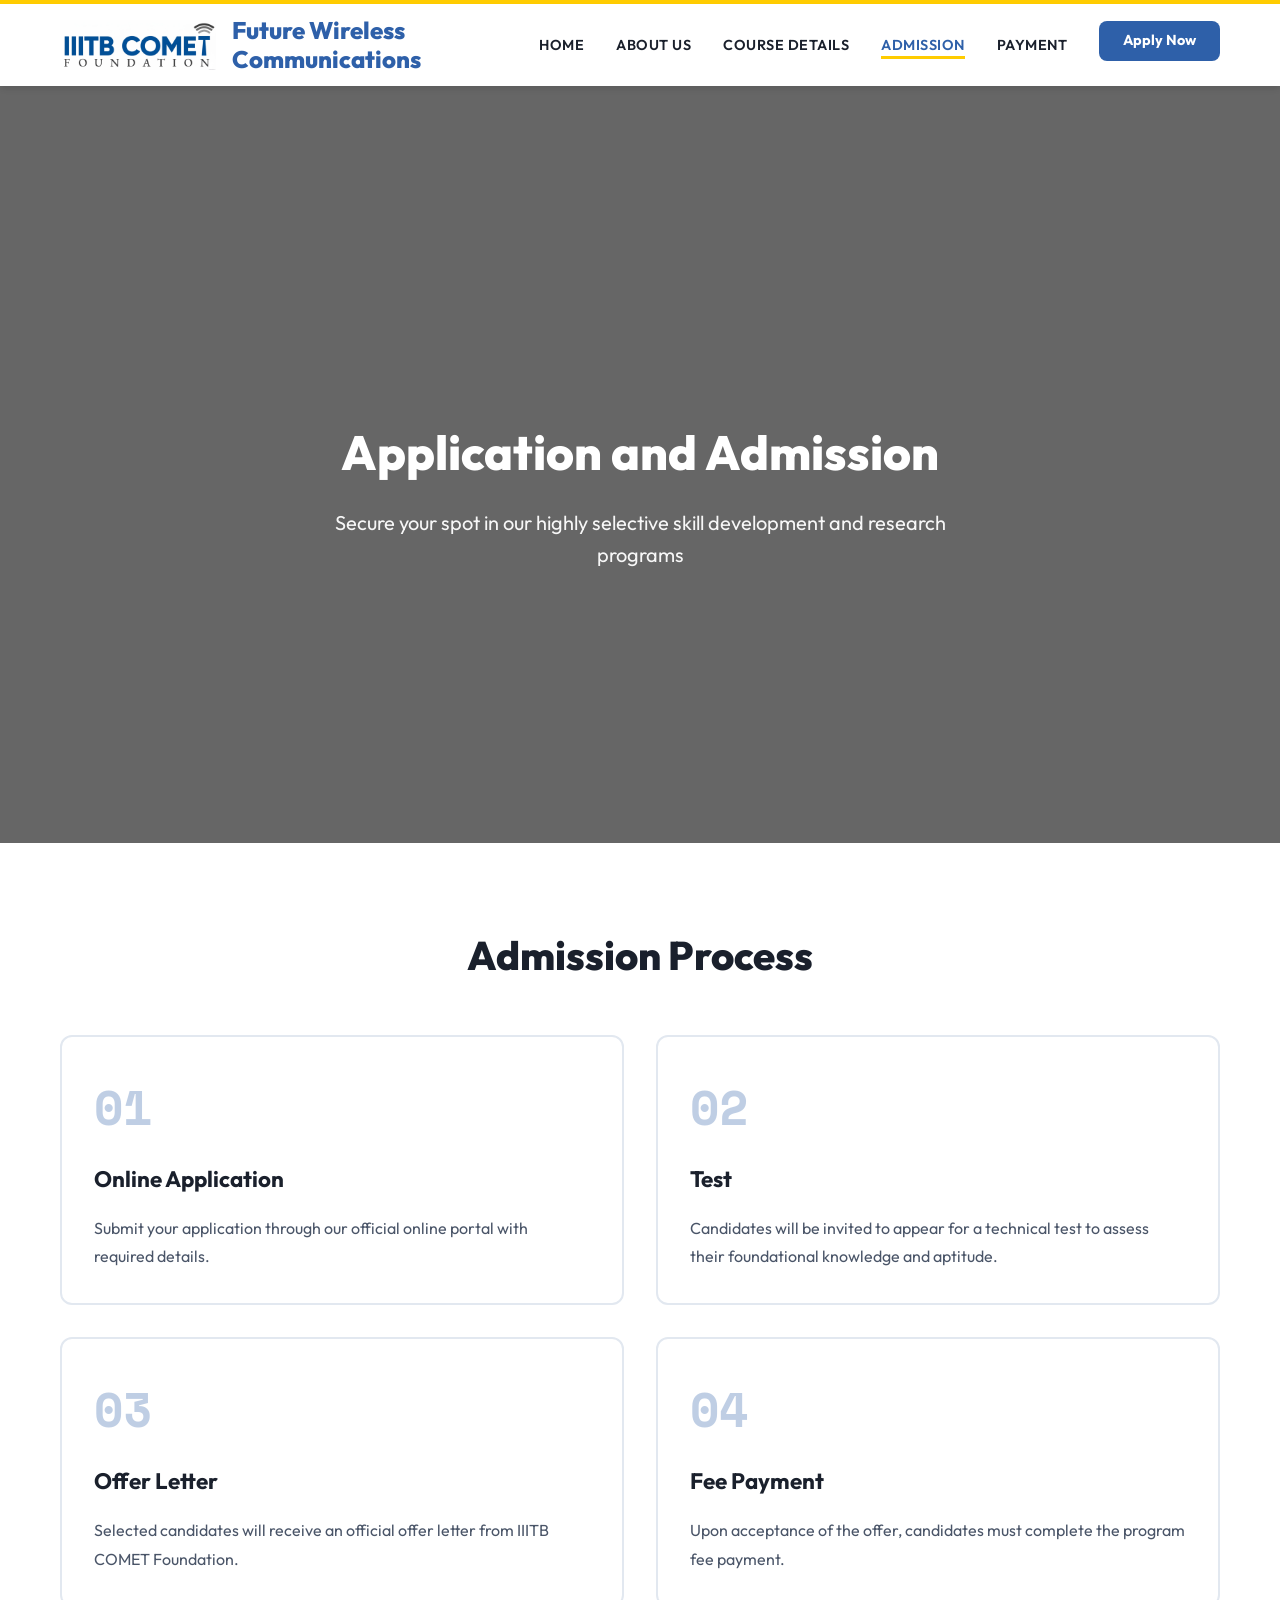
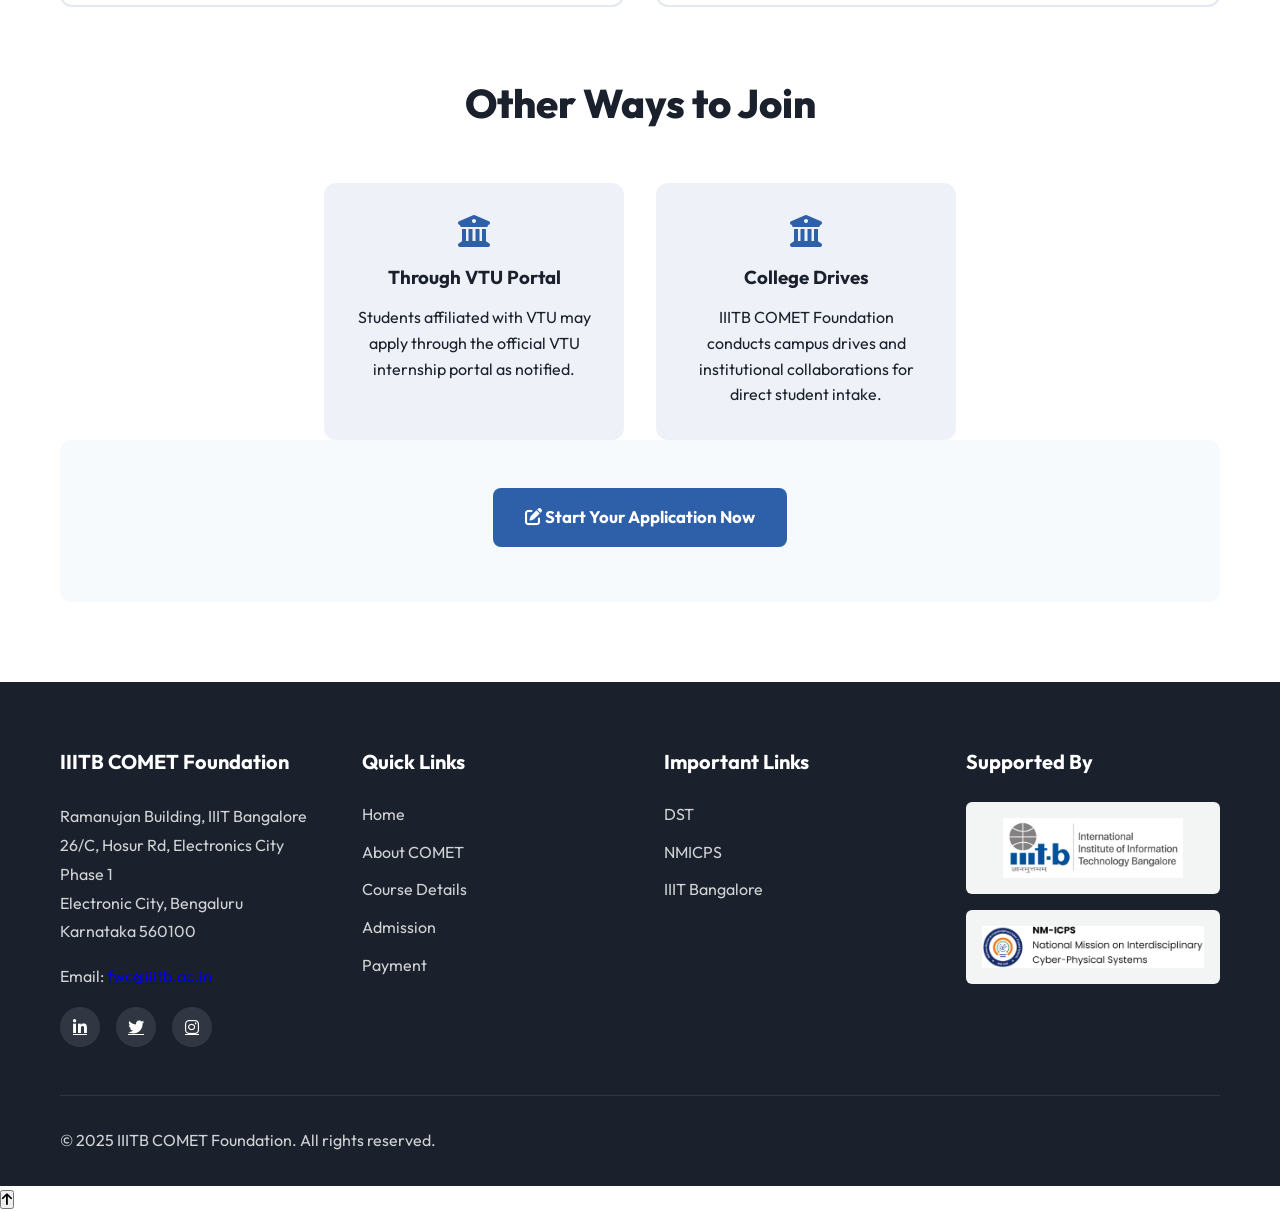
<file: admission.html>
<!DOCTYPE html>
<html lang="en">
<head>
    <meta charset="UTF-8">
    <meta name="viewport" content="width=device-width, initial-scale=1.0">
    <title>Admission - IIITB COMET Foundation</title>
    <link href="https://fonts.googleapis.com/css2?family=Outfit:wght@300;400;600;700;800&family=Space+Mono:wght@400;700&display=swap" rel="stylesheet">
    <link rel="stylesheet" href="styles.css">
    <link rel="stylesheet" href="https://cdnjs.cloudflare.com/ajax/libs/font-awesome/6.4.0/css/all.min.css">

    <!-- Performance Optimization -->
    <link rel="preconnect" href="https://fonts.googleapis.com">
    <link rel="preconnect" href="https://fonts.gstatic.com" crossorigin>
    <link rel="preload" as="style" href="styles.css">
    <link rel="dns-prefetch" href="https://cdnjs.cloudflare.com">

    <!-- Essential SEO Meta Tags -->
    <meta name="description"
        content="IIITB COMET Foundation offers India's premier 5G/6G wireless communications certification program. Join 80+ alumni with 95% placement rate. Hands-on training in embedded systems and 5G networks.">
    <meta name="keywords"
        content="5G training India, 6G wireless course, IIITB certification, telecommunications training, embedded systems course, wireless communications Bangalore, NM-ICPS program">
    <meta name="author" content="IIITB COMET Foundation">
    <meta name="robots" content="index, follow">

    <!-- Open Graph / Facebook -->
    <meta property="og:type" content="website">
    <meta property="og:url" content="https://yourwebsite.com/">
    <meta property="og:title" content="IIITB COMET Foundation - Future Wireless Communications">
    <meta property="og:description"
        content="Transform your career with India's premier 5G/6G certification. 95% placement rate, hands-on training, expert faculty from IIIT Bangalore.">
    <meta property="og:image" content="https://yourwebsite.com/static/images/comet.jpg">

    <!-- Twitter -->
    <meta name="twitter:card" content="summary_large_image">
    <meta name="twitter:url" content="https://yourwebsite.com/">
    <meta name="twitter:title" content="IIITB COMET Foundation - Future Wireless Communications">
    <meta name="twitter:description"
        content="Join India's #1 program for 5G/6G wireless communications training. 95% placement guaranteed.">
    <meta name="twitter:image" content="https://yourwebsite.com/static/images/comet.jpg">

    <!-- Canonical URL (Change for each page) -->
    <link rel="canonical" href="https://yourwebsite.com/admission.html">

    <!-- Structured Data for Google -->
 <script type="application/ld+json">
 {
  "@context": "https://schema.org",
  "@type": "EducationalOrganization",
  "name": "IIITB COMET Foundation",
  "description": "Technology Innovation Hub for Advanced Communication Systems under NM-ICPS",
  "url": "https://yourwebsite.com",
  "logo": "https://yourwebsite.com/static/images/comet.jpg",
  "foundingDate": "2020",
  "address": {
    "@type": "PostalAddress",
    "streetAddress": "Ramanujan Building, IIIT Bangalore, 26/C, Hosur Rd, Electronics City Phase 1",
    "addressLocality": "Bengaluru",
    "addressRegion": "Karnataka",
    "postalCode": "560100",
    "addressCountry": "IN"
  },
  "contactPoint": {
    "@type": "ContactPoint",
    "telephone": "+91-80-4140-7777",
    "email": "fwc@iiitb.ac.in",
    "contactType": "Admissions",
    "availableLanguage": ["English"]
  },
  "sameAs": [
    "https://www.linkedin.com/in/iiitb-comet-a33a83240/",
    "https://x.com/IiitbF",
    "https://www.instagram.com/comet_foundation/"
  ]
 }
 </script>

    <!-- Favicon (Add your actual favicon) -->
    <link rel="icon" type="image/x-icon" href="static/images/favicon.ico">
    <link rel="apple-touch-icon" href="static/images/comet.jpg">

    <!-- Theme Color for Mobile Browsers -->
    <meta name="theme-color" content="#2E60A9">
</head>
<body>
    <div class="top-bar"></div>
    <header class="header" id="header">
        <nav class="navbar">
            <div class="container nav-container">
                <a href="index.html" class="logo">
                    <img src="static/images/comet.jpg" alt="IIITB COMET Logo" class="logo-img">
                    <span>Future Wireless <br>Communications</span>
                </a>
                <ul class="nav-menu" id="navMenu">
                    <li><a href="index.html" class="nav-link">HOME</a></li>
                    <li><a href="about.html" class="nav-link">ABOUT US</a></li>
                    <li><a href="course-details.html" class="nav-link">COURSE DETAILS</a></li>
                    <li><a href="admission.html" class="nav-link active">ADMISSION</a></li>
                    <li><a href="payment.html" class="nav-link">PAYMENT</a></li>
                    <li><a href="https://forms.office.com/r/UVQH2VBDGG" target="_blank" class="btn btn-primary nav-btn">Apply Now</a></li>
                </ul>
                <div class="hamburger" id="hamburger">
                    <span></span>
                    <span></span>
                    <span></span>
                </div>
            </div>
        </nav>
    </header>

    <section class="page-hero">
        <div class="container">
            <h1>Application and Admission</h1>
            <p>Secure your spot in our highly selective skill development and research programs</p>
        </div>
    </section>

    <section class="content-section">
     <div class="container">
        <div class="admission-content">
            <h2>Admission Process</h2>
            
            <div class="steps-container">
                <div class="step-card">
                    <div class="step-number">01</div>
                    <h3>Online Application</h3>
                    <p>Submit your application through our official online portal with required details.</p>
                </div>
                
                <div class="step-card">
                    <div class="step-number">02</div>
                    <h3>Test</h3>
                    <p>Candidates will be invited to appear for a technical test to assess their foundational knowledge and aptitude.</p>
                </div>
                
                <div class="step-card">
                    <div class="step-number">03</div>
                    <h3>Offer Letter</h3>
                    <p>Selected candidates will receive an official offer letter from IIITB COMET Foundation.</p>
                </div>
                
                <div class="step-card">
                    <div class="step-number">04</div>
                    <h3>Fee Payment</h3>
                    <p>Upon acceptance of the offer, candidates must complete the program fee payment.</p>
                </div>
            </div>

            <!-- Alternative Admission Routes -->
            <div class="alternative-admission">
                <h2>Other Ways to Join</h2>
                
                <div class="alternative-grid">
                    <div class="alt-card">
                        <i class="fas fa-university"></i>
                        <h3>Through VTU Portal</h3>
                        <p>Students affiliated with VTU may apply through the official VTU internship portal as notified.</p>
                    </div>

                    <div class="alt-card">
                        <i class="fas fa-building-columns"></i>
                        <h3>College Drives</h3>
                        <p>IIITB COMET Foundation conducts campus drives and institutional collaborations for direct student intake.</p>
                    </div>
                </div>
            </div>

            <div class="cta-box">
                <a href="https://forms.office.com/r/UVQH2VBDGG" target="_blank" class="btn btn-primary btn-large">
                    <i class="fas fa-edit"></i> Start Your Application Now
                </a>
            </div>

        </div>
     </div>
    </section>

    <footer class="footer">
        <div class="container">
            <div class="footer-content">
                <div class="footer-section">
                    <h3>IIITB COMET Foundation</h3>
                    <p>Ramanujan Building, IIIT Bangalore<br>
                    26/C, Hosur Rd, Electronics City Phase 1<br>
                    Electronic City, Bengaluru<br>
                    Karnataka 560100</p>
                    <p style="margin-top: 1rem;">
                      Email: 
                      <a href="mailto:fwc@iiitb.ac.in">fwc@iiitb.ac.in</a>
                    </p>
                    <div class="footer-social">
                        <a href="https://www.linkedin.com/in/iiitb-comet-a33a83240/"><i class="fab fa-linkedin-in"></i></a>
                        <a href="https://x.com/IiitbF"><i class="fab fa-twitter"></i></a>
                        <a href="https://www.instagram.com/comet_foundation/"><i class="fab fa-instagram"></i></a>
                    </div>
                </div>
                <div class="footer-section">
                    <h3>Quick Links</h3>
                    <ul>
                        <li><a href="index.html">Home</a></li>
                        <li><a href="about.html">About COMET</a></li>
                        <li><a href="course-details.html">Course Details</a></li>
                        <li><a href="admission.html">Admission</a></li>
                        <li><a href="payment.html">Payment</a></li>
                    </ul>
                </div>
                <div class="footer-section">
                    <h3>Important Links</h3>
                    <ul>
                        <li><a href="https://dst.gov.in" target="_blank">DST</a></li>
                        <li><a href="https://nmicps.in" target="_blank">NMICPS</a></li>
                        <li><a href="https://www.iiitb.ac.in" target="_blank">IIIT Bangalore</a></li>
                    </ul>
                </div>
                <div class="footer-section">
                    <h3>Supported By</h3>
                    <div class="partner-logos">
                        <div class="partner-logo-img">
                            <img src="static/images/iiitb.jpg" alt="IIIT Bangalore Logo">
                        </div>
                        <div class="partner-logo-img">
                            <img src="static/images/nmicps.jpg" alt="NM-ICPS Logo">
                        </div>
                    </div>
                </div>
            </div>
            <div class="footer-bottom">
                <p>&copy; 2025 IIITB COMET Foundation. All rights reserved.</p>
            </div>
        </div>
    </footer>

    <button class="scroll

    <button class="scroll-top" id="scrollTop">
        <i class="fas fa-arrow-up"></i>
    </button>

    <script src="script.js"></script>
</body>
</html>
</file>
<file: styles.css>
/* IIITB COMET Foundation - Modern Website Styles */

/* ==================== RESET & BASE ==================== */
* {
    margin: 0;
    padding: 0;
    box-sizing: border-box;
}

:root {
    --comet-blue: #2E60A9;
    --comet-yellow: #FFCC00;
    --primary-dark: #1E4178;
    --primary-light: #4A7BC8;
    --text-dark: #1A202C;
    --text-light: #4A5568;
    --bg-light: #F7FAFC;
    --bg-white: #FFFFFF;
    --border-color: #E2E8F0;
    --shadow-sm: 0 1px 3px 0 rgba(0, 0, 0, 0.1);
    --shadow-md: 0 4px 6px -1px rgba(0, 0, 0, 0.1);
    --shadow-lg: 0 10px 15px -3px rgba(0, 0, 0, 0.1);
    --shadow-xl: 0 20px 25px -5px rgba(0, 0, 0, 0.1);
    --transition: all 0.3s ease;
}

html {
    scroll-behavior: smooth;
}

body {
    font-family: 'Outfit', -apple-system, BlinkMacSystemFont, 'Segoe UI', sans-serif;
    color: var(--text-dark);
    line-height: 1.6;
    overflow-x: hidden;
}

/* ==================== IMAGE STYLES ==================== */
.logo-img {
    height: 60px;
    width: auto;
    object-fit: contain;
}

.content-image {
    width: 100%;
    height: 100%;
    object-fit: cover;
    border-radius: 12px;
}

img {
    max-width: 100%;
    height: auto;
    display: block;
}

.container {
    max-width: 1200px;
    margin: 0 auto;
    padding: 0 20px;
}

/* ==================== TOP BAR ==================== */
.top-bar {
    height: 4px;
    background: var(--comet-yellow);
}

/* ==================== TABLET-SPECIFIC FIXES (iPad Air & Surface Pro) ==================== */

/* iPad Air is 820px wide, Surface Pro is 912px wide */
/* These sizes fall between mobile and desktop, causing overlap */

/* Enhanced Header CSS with Tablet Support */

.header {
    position: fixed;
    top: 4px;
    left: 0;
    width: 100%;
    background: var(--bg-white);
    box-shadow: var(--shadow-md);
    z-index: 1000;
    transition: var(--transition);
}

.navbar {
    padding: 0.75rem 0;
}

.nav-container {
    display: flex;
    justify-content: space-between;
    align-items: center;
}

.logo {
    display: flex;
    align-items: center;
    gap: 1rem;
    font-size: 1.5rem;
    font-weight: 800;
    color: var(--comet-blue);
    text-decoration: none;
    transition: var(--transition);
    margin-left: 0;
}

.logo img {
    display: block;
}

.logo-img {
    height: 50px;
    width: auto;
}

.logo span {
    line-height: 1.2;
    white-space: nowrap;
}

.logo i {
    font-size: 2rem;
}

.logo:hover {
    color: var(--primary-light);
}

.nav-menu {
    display: flex;
    list-style: none;
    gap: 2rem;
    align-items: center;
}

.nav-link {
    color: var(--text-dark);
    text-decoration: none;
    font-weight: 600;
    font-size: 0.9rem;
    letter-spacing: 0.5px;
    transition: var(--transition);
    position: relative;
}

.nav-link::after {
    content: '';
    position: absolute;
    bottom: -5px;
    left: 0;
    width: 0;
    height: 2px;
    background: var(--comet-blue);
    transition: var(--transition);
}

.nav-link:hover::after,
.nav-link.active::after {
    width: 100%;
}

.nav-link:hover,
.nav-link.active {
    color: var(--comet-blue);
}

.hamburger {
    display: none;
    flex-direction: column;
    cursor: pointer;
    gap: 5px;
    z-index: 1001;
}

.hamburger span {
    width: 25px;
    height: 3px;
    background: var(--comet-blue);
    transition: var(--transition);
}

/* ==================== RESPONSIVE BREAKPOINTS ==================== */

/* Large Desktop */
@media (max-width: 1200px) {
    .nav-menu {
        gap: 1.5rem;
    }
    
    .nav-link {
        font-size: 0.85rem;
    }
}

/* iPad Pro / Large Tablets (1024px) */
@media (max-width: 1024px) {
    .logo {
        gap: 0.8rem;
        font-size: 1.2rem;
    }
    
    .logo-img {
        height: 40px;
    }
    
    .nav-menu {
        gap: 1.2rem;
    }
    
    .nav-link {
        font-size: 0.8rem;
    }
}

/* ==================== CRITICAL: Surface Pro & iPad Air Fix ==================== */

/* Surface Pro (912px) and iPad Air (820px) */
@media (max-width: 950px) {
    .logo {
        gap: 0.6rem;
        font-size: 1rem;
        max-width: 50%;
    }
    
    .logo-img {
        height: 36px;
    }
    
    .logo span {
        font-size: 1rem;
        line-height: 1.1;
    }
    
    .nav-menu {
        gap: 1rem;
    }
    
    .nav-link {
        font-size: 0.75rem;
    }
}

/* iPad Air specific (820px) */
@media (max-width: 850px) {
    .logo {
        font-size: 0.9rem;
        max-width: 45%;
    }
    
    .logo-img {
        height: 34px;
    }
    
    .logo span {
        font-size: 0.9rem;
    }
}

/* ==================== MOBILE DEVICES ==================== */

/* Standard Tablets / Large Phones (768px and below) */
@media (max-width: 768px) {
    .navbar {
        padding: 0.5rem 0;
    }
    
    .logo {
        gap: 0.6rem;
        font-size: 0.95rem;
        margin-left: 0;
        max-width: 70%;
    }
    
    .logo-img {
        height: 35px;
    }
    
    .logo span {
        font-size: 0.95rem;
        line-height: 1.1;
    }
    
    /* Show hamburger menu */
    .hamburger {
        display: flex;
    }
    
    /* Hide desktop menu, show mobile menu */
    .nav-menu {
        position: fixed;
        left: -100%;
        top: 78px;
        flex-direction: column;
        background-color: var(--bg-white);
        width: 100%;
        text-align: center;
        transition: 0.3s;
        box-shadow: 0 10px 27px rgba(0, 0, 0, 0.05);
        gap: 0;
        padding: 2rem 0;
    }
    
    .nav-menu.active {
        left: 0;
    }
    
    .nav-menu li {
        margin: 1rem 0;
    }
    
    .nav-link {
        font-size: 1rem;
    }
    
    /* Hamburger animation */
    .hamburger.active span:nth-child(1) {
        transform: rotate(-45deg) translate(-5px, 6px);
    }
    
    .hamburger.active span:nth-child(2) {
        opacity: 0;
    }
    
    .hamburger.active span:nth-child(3) {
        transform: rotate(45deg) translate(-5px, -6px);
    }
}

/* Small Tablets / Large Phones */
@media (max-width: 600px) {
    .logo {
        font-size: 0.85rem;
        max-width: 65%;
    }
    
    .logo-img {
        height: 32px;
    }
    
    .logo span {
        font-size: 0.85rem;
    }
}

/* Mobile Phones */
@media (max-width: 480px) {
    .navbar {
        padding: 0.4rem 0;
    }
    
    .logo {
        gap: 0.5rem;
        font-size: 0.75rem;
        max-width: 65%;
    }
    
    .logo-img {
        height: 30px;
    }
    
    .logo span {
        font-size: 0.75rem;
        line-height: 1.1;
    }
    
    .hamburger span {
        width: 22px;
        height: 2.5px;
    }
    
    .nav-menu {
        top: 68px;
    }
}

/* Very Small Phones (iPhone SE) */
@media (max-width: 375px) {
    .logo {
        font-size: 0.65rem;
        gap: 0.4rem;
    }
    
    .logo-img {
        height: 28px;
    }
    
    .logo span {
        font-size: 0.65rem;
    }
}

/* ==================== LANDSCAPE ORIENTATION FIX ==================== */

/* iPad Air in Landscape (1180px) */
@media (max-width: 1200px) and (orientation: landscape) {
    .logo {
        font-size: 1.1rem;
    }
    
    .logo-img {
        height: 38px;
    }
}

/* Tablets in Landscape */
@media (max-width: 950px) and (orientation: landscape) {
    .logo {
        font-size: 0.95rem;
        max-width: 45%;
    }
    
    .logo-img {
        height: 32px;
    }
}

/* ==================== BUTTONS ==================== */
.btn {
    display: inline-block;
    padding: 0.75rem 1.5rem;
    border-radius: 8px;
    text-decoration: none;
    font-weight: 700;
    transition: var(--transition);
    border: none;
    cursor: pointer;
    text-align: center;
    font-family: 'Outfit', sans-serif;
}

.btn-primary {
    background: var(--comet-blue);
    color: white;
}

.btn-primary:hover {
    background: var(--primary-dark);
    transform: translateY(-2px);
    box-shadow: var(--shadow-lg);
}

.btn-outline {
    background: transparent;
    border: 2px solid white;
    color: white;
}

.btn-outline:hover {
    background: white;
    color: var(--comet-blue);
}

.btn-large {
    padding: 1rem 2rem;
    font-size: 1.05rem;
}

.nav-btn {
    padding: 0.5rem 1.5rem;
    font-size: 0.9rem;
}

/* ==================== HERO SECTION ==================== */
.hero {
    position: relative;
    min-height: 100vh;
    display: flex;
    align-items: center;
    overflow: hidden;
    margin-top: 74px;
    padding: 4rem 0;
}

/* HERO VIDEO BACKGROUND */

.hero-video {
    position: absolute;
    top: 0;
    left: 0;
    width: 100%;
    height: 100%;
    z-index: 0;
    overflow: hidden;
}

.hero-video video {
    width: 100%;
    height: 100%;
    object-fit: cover;
    transform: scale(1.05);
    animation: slowZoom 20s ease-in-out infinite alternate;
}

@keyframes slowZoom {
    from { transform: scale(1.05); }
    to { transform: scale(1.15); }
}


.hero-overlay {
    position: absolute;
    width: 100%;
    height: 100%;
    inset: 0;
    background: rgba(0, 0, 0, 0.3);
    z-index: 1;
}

.hero-gradient {
    position: absolute;
    width: 100%;
    height: 100%;
    inset: 0;
    background: linear-gradient(to right, rgba(0,0,0,0.8), rgba(0,0,0,0.3));
    z-index: 2;
}

.hero-content {
    position: relative;
    z-index: 3;
}

.hero-text {
    max-width: 900px;
    text-align: center;
    margin: 0 auto;
}

.hero-title {
    font-size: 3.5rem;
    font-weight: 800;
    color: white;
    margin-bottom: 1.5rem;
    line-height: 1.2;
}

.gradient-text {
    background: linear-gradient(135deg, var(--comet-yellow) 0%, #FFD700 100%);
    -webkit-background-clip: text;
    -webkit-text-fill-color: transparent;
    background-clip: text;
}

.hero-subtitle {
    font-size: 1.25rem;
    color: rgba(255, 255, 255, 0.95);
    margin-bottom: 2.5rem;
    line-height: 1.8;
    font-weight: 400;
}

.hero-buttons {
    display: flex;
    gap: 1rem;
    margin-bottom: 4rem;
    justify-content: center;
    flex-wrap: wrap;
}

.hero-stats {
    display: grid;
    grid-template-columns: repeat(4, 1fr);
    gap: 2rem;
    margin-top: 3rem;
}

.stat {
    text-align: center;
}

.stat-number {
    font-size: 3rem;
    font-weight: 800;
    color: white;
    margin-bottom: 0.5rem;
    font-family: 'Space Mono', monospace;
}

.stat-label {
    color: rgba(255, 255, 255, 0.9);
    font-size: 0.9rem;
    font-weight: 500;
}

/* ==================== PAGE HERO ==================== */
/* ==================== PAGE HERO (SLIDESHOW) ==================== */
.page-hero {
    position: relative;
    color: white;
    padding: 8rem 0 4rem;
    margin-top: 74px;
    text-align: center;
    overflow: hidden;
     min-height: 85vh;   
    display: flex;
    align-items: center;
}

/* Slideshow container */
.page-hero::before {
    content: "";
    position: absolute;
    inset: 0;
    background-size: cover;
    background-position: center;
    background-repeat: no-repeat;
    animation: pageHeroSlide 14s infinite;
    z-index: 0;
}

/* Dark overlay */
.page-hero::after {
    content: "";
    position: absolute;
    inset: 0;
    background: rgba(0, 0, 0, 0.6);
    z-index: 1;
}

/* Keep text above slideshow */
.page-hero .container {
    position: relative;
    z-index: 2;
}

@keyframes pageHeroSlide {
    0%   { background-image: url("static/images/aslide1.jpg");}
    13%  { background-image: url("static/images/aslide1.jpg");}

    14%  { background-image: url("static/images/aslide2.jpeg"); background-position: top;}
    27%  { background-image: url("static/images/aslide2.jpeg"); background-position: top;}

    28%  { background-image: url("static/images/aslide3.jpg"); }
    41%  { background-image: url("static/images/aslide3.jpg"); }

    42%  { background-image: url("static/images/aslide4.jpg"); }
    55%  { background-image: url("static/images/aslide4.jpg"); }

    56%  { background-image: url("static/images/aslide5.jpg"); }
    69%  { background-image: url("static/images/aslide5.jpg"); }

    70%  { background-image: url("static/images/aslide6.jpeg"); }
    83%  { background-image: url("static/images/aslide6.jpeg"); }

    84%  { background-image: url("static/images/aslide7.jpeg"); }
    100% { background-image: url("static/images/aslide7.jpeg"); }
}



.page-hero h1 {
    font-size: 3rem;
    font-weight: 800;
    margin-bottom: 1rem;
}

.page-hero p {
    font-size: 1.25rem;
    opacity: 0.95;
    max-width: 700px;
    margin: 0 auto;
}

/* ==================== ANIMATIONS ==================== */
.animate-fade-in {
    animation: fadeIn 1s ease-out;
}

.animate-fade-in-delay {
    animation: fadeIn 1s ease-out 0.3s both;
}

.animate-fade-in-delay-2 {
    animation: fadeIn 1s ease-out 0.6s both;
}

.animate-fade-in-delay-3 {
    animation: fadeIn 1s ease-out 0.9s both;
}

@keyframes fadeIn {
    from {
        opacity: 0;
        transform: translateY(30px);
    }
    to {
        opacity: 1;
        transform: translateY(0);
    }
}

/* ==================== WHO WE ARE SECTION ==================== */
.who-we-are-section {
    padding: 5rem 0;
    background: var(--bg-light);
}

.who-we-are-content {
    display: grid;
    grid-template-columns: 1fr 1.5fr;
    gap: 3rem;
    align-items: center;
}

.who-image .image-placeholder {
    width: 100%;
    aspect-ratio: 1;
    background: linear-gradient(135deg, var(--comet-blue) 0%, var(--primary-light) 100%);
    border-radius: 12px;
    display: flex;
    align-items: center;
    justify-content: center;
    color: white;
    font-size: 4rem;
}

.who-text h2 {
    font-size: 2.5rem;
    color: var(--comet-blue);
    margin-bottom: 1.5rem;
    font-weight: 800;
}

.who-text p {
    color: var(--text-light);
    font-size: 1.05rem;
    margin-bottom: 1.5rem;
    line-height: 1.8;
}

/* ==================== PROGRAM HIGHLIGHT ==================== */
.program-highlight {
    padding: 4rem 0;
    background: var(--comet-blue);
}

.highlight-box {
    text-align: center;
    color: white;
    padding: 3rem;
}

.highlight-box h2 {
    font-size: 2.5rem;
    margin-bottom: 1rem;
    font-weight: 800;
}

.highlight-box p {
    font-size: 1.25rem;
    margin-bottom: 2rem;
    opacity: 0.95;
}

/* ==================== FOCUS AREAS ==================== */
.focus-areas {
    padding: 5rem 0;
    background: white;
}

.section-header {
    text-align: center;
    margin-bottom: 4rem;
}

.section-title {
    font-size: 2.5rem;
    font-weight: 800;
    color: var(--text-dark);
    margin-bottom: 1rem;
}

.section-subtitle {
    font-size: 1.1rem;
    color: var(--text-light);
}

.focus-grid {
    display: grid;
    grid-template-columns: repeat(2, 1fr);
    gap: 2.5rem;
}

.focus-card {
    padding: 2.5rem;
    background: white;
    border: 2px solid var(--border-color);
    border-radius: 12px;
    transition: var(--transition);
}

.focus-card:hover {
    transform: translateY(-10px);
    box-shadow: var(--shadow-xl);
    border-color: var(--comet-blue);
}

.focus-icon {
    width: 70px;
    height: 70px;
    margin-bottom: 1.5rem;
    background: var(--comet-blue);
    border-radius: 12px;
    display: flex;
    align-items: center;
    justify-content: center;
    color: white;
    font-size: 2rem;
}

.focus-card h3 {
    font-size: 1.4rem;
    margin-bottom: 1rem;
    color: var(--text-dark);
    font-weight: 700;
}

.focus-card p {
    color: var(--text-light);
    line-height: 1.8;
}

.objective-list {
    list-style: none;
    padding: 0;
    margin-top: 1.5rem;
}

.objective-list li {
    position: relative;
    padding-left: 2.5rem;
    margin-bottom: 1rem;
    line-height: 1.7;
    color: #374151;
}

/* 4-diamond container */
.objective-list li::before {
    content: "";
    position: absolute;
    left: 0;
    top: 12px;
    width: 16px;
    height: 16px;
}

/* Create 4 diamonds using gradients */
.objective-list li::before {
    background:
        linear-gradient(#2e60a9, #2e60a9) center top / 6px 6px no-repeat,
        linear-gradient(#2e60a9, #2e60a9) center bottom / 6px 6px no-repeat,
        linear-gradient(#2e60a9, #2e60a9) left center / 6px 6px no-repeat,
        linear-gradient(#2e60a9, #2e60a9) right center / 6px 6px no-repeat;
    transform: rotate(45deg);
}
/* ==================== MODULES PREVIEW ==================== */
.modules-preview {
    padding: 5rem 0;
    background: white;
}

.modules-grid {
    display: grid;
    grid-template-columns: repeat(3, 1fr);
    gap: 2rem;
}

.module-card {
    background: white;
    border-radius: 12px;
    overflow: hidden;
    box-shadow: var(--shadow-md);
    transition: var(--transition);
    position: relative;
    border: 2px solid transparent;
}

.module-card:hover {
    transform: translateY(-10px);
    box-shadow: var(--shadow-xl);
    border-color: var(--comet-blue);
}

.module-card.featured {
    border-color: var(--comet-yellow);
    box-shadow: 0 10px 30px rgba(255, 204, 0, 0.2);
}

.module-badge {
    background: var(--comet-blue);
    color: white;
    padding: 0.5rem 1rem;
    font-weight: 700;
    font-size: 0.85rem;
    letter-spacing: 1px;
}

.popular-tag {
    position: absolute;
    top: 60px;
    right: 20px;
    background: var(--comet-yellow);
    color: var(--text-dark);
    padding: 0.5rem 1rem;
    border-radius: 20px;
    font-size: 0.75rem;
    font-weight: 700;
    z-index: 1;
}

.module-icon {
    text-align: center;
    font-size: 3rem;
    color: var(--comet-blue);
    padding: 2rem 0 1rem;
}

.module-card h3 {
    padding: 0 2rem;
    font-size: 1.4rem;
    color: var(--text-dark);
    margin-bottom: 1rem;
    font-weight: 700;
}

.module-meta {
    padding: 0 2rem 1rem;
    display: flex;
    gap: 1.5rem;
    color: var(--text-light);
    font-size: 0.9rem;
    border-bottom: 1px solid var(--border-color);
}

.module-meta span {
    display: flex;
    align-items: center;
    gap: 0.5rem;
}

.module-card > p {
    padding: 1.5rem 2rem;
    color: var(--text-light);
    line-height: 1.8;
}

.module-highlights {
    padding: 0 2rem 2rem;
    list-style: none;
}

.module-highlights li {
    padding: 0.5rem 0;
    color: var(--text-dark);
    display: flex;
    align-items: center;
    gap: 0.75rem;
}

.module-highlights i {
    color: var(--comet-blue);
}

/* ==================== TESTIMONIAL SLIDER ==================== */

.testimonials-section {
    padding: 5rem 0;
    background: var(--bg-light);
    overflow: hidden;
}

.testimonial-slider {
    overflow: hidden;
    position: relative;
    width: 100%;
}

.testimonial-track {
    display: flex;
    gap: 2rem;
    transition: transform 1.2s ease-in-out;
}

.testimonial-card {
    flex: 0 0 calc((100% - 4rem) / 3);
    padding: 2rem;
    background: rgba(46, 96, 169, 0.18);
    border-radius: 12px;
    box-shadow: 0 8px 20px rgba(0, 0, 0, 0.08);
}

.testimonial-card p {
    font-style: italic;
    color: var(--text-light);
    margin-bottom: 1rem;
}

/* Tablet */
@media (max-width: 1024px) {
    .testimonial-card {
        flex: 0 0 calc(100% - 2rem);
    }
}

/* Mobile */
@media (max-width: 768px) {
    .testimonial-track {
        gap: 1rem;
    }
    .testimonial-card {
        flex: 0 0 100%;
    }
}

/* ==================== COMPANIES / PLACEMENTS SECTION (UPDATED FOR IMAGES) ==================== */
.companies-section {
    padding: 5rem 0 4rem;
    background: var(--text-dark);
    overflow: hidden;
}

.companies-section .section-header {
    margin-bottom: 3rem;
}

.companies-section .section-title {
    color: #ffffff;
}

.companies-section .section-subtitle {
    color: rgba(255, 255, 255, 0.65);
}

/* Fade edges */
.marquee-wrapper {
    position: relative;
}

.marquee-wrapper::before,
.marquee-wrapper::after {
    content: '';
    position: absolute;
    top: 0;
    bottom: 0;
    width: 120px;
    z-index: 2;
    pointer-events: none;
}

.marquee-wrapper::before {
    left: 0;
    background: linear-gradient(to right, var(--text-dark), transparent);
}

.marquee-wrapper::after {
    right: 0;
    background: linear-gradient(to left, var(--text-dark), transparent);
}

.marquee-track {
    display: flex;
    gap: 2rem;
    animation: marqueeScroll 30s linear infinite;
    width: max-content;
    will-change: transform;
}

.marquee-track:hover {
    animation-play-state: paused;
}

@keyframes marqueeScroll {
    0%   { transform: translateX(0); }
    100% { transform: translateX(-50%); }
}

.company-logo-tile {
    flex-shrink: 0;
    width: 180px;
    height: 90px;
    background: white;
    border-radius: 12px;
    overflow: hidden;
    box-shadow: 0 4px 14px rgba(0,0,0,0.35);
    transition: transform 0.3s ease, box-shadow 0.3s ease;
    cursor: default;
    display: flex;
    align-items: center;
    justify-content: center;
    padding: 1rem;
}

.company-logo-tile:hover {
    transform: translateY(-8px) scale(1.05);
    box-shadow: 0 12px 32px rgba(0,0,0,0.5);
}

.company-logo-tile img {
    width: 100%;
    height: 100%;
    object-fit: contain;
    display: block;
}

/* Mobile adjustments */
@media (max-width: 768px) {
    .company-logo-tile {
        width: 160px;
        height: 80px;
        padding: 0.75rem;
    }
    
    .marquee-track {
        gap: 1.5rem;
    }
}

/* ==================== CTA SECTION ==================== */
.cta-section {
    padding: 5rem 0;
    background: linear-gradient(135deg, var(--primary-dark) 0%, var(--comet-blue) 100%);
    text-align: center;
    color: white;
}

.cta-content h2 {
    font-size: 2.5rem;
    margin-bottom: 1rem;
    font-weight: 800;
}

.cta-content p {
    font-size: 1.25rem;
    margin-bottom: 2rem;
    opacity: 0.95;
}

.cta-buttons {
    display: flex;
    gap: 1rem;
    justify-content: center;
    flex-wrap: wrap;
}

/* ==================== CONTENT SECTIONS ==================== */
.content-section {
    padding: 5rem 0;
}

.grey-section {
    background: var(--bg-light);
}

.mission-layout {
    display: grid;
    grid-template-columns: 1fr 1fr;
    gap: 3rem;
    align-items: center;
}

.mission-layout.reverse {
    direction: rtl;
}

.mission-layout.reverse > * {
    direction: ltr;
}

.text-content h2 {
    font-size: 2rem;
    color: var(--comet-blue);
    margin-bottom: 1.5rem;
    font-weight: 700;
}

.text-content p {
    color: var(--text-light);
    line-height: 1.8;
    font-size: 1.05rem;
}

.image-content .image-placeholder {
    width: 100%;
    aspect-ratio: 4/3;
    background: linear-gradient(135deg, var(--comet-blue) 0%, var(--primary-light) 100%);
    border-radius: 12px;
    display: flex;
    align-items: center;
    justify-content: center;
    color: white;
    font-size: 4rem;
}

/* ==================== CURRICULUM DETAILS ==================== */
.module-summary-container {
    display: grid;
    grid-template-columns: repeat(3, 1fr);
    gap: 2rem;
    margin-bottom: 3rem;
}

.module-summary-card {
    background: linear-gradient(135deg, rgba(46, 96, 169, 0.1) 0%, rgba(74, 123, 200, 0.05) 100%);
    padding: 2rem;
    border-left: 5px solid var(--comet-blue);
    border-radius: 8px;
}

.module-number {
    font-size: 2.5rem;
    font-weight: 800;
    color: var(--comet-blue);
    opacity: 0.3;
    margin-bottom: 1rem;
    font-family: 'Space Mono', monospace;
}

.module-summary-card h3 {
    font-size: 1.25rem;
    color: var(--comet-blue);
    margin-bottom: 0.75rem;
    font-weight: 700;
}

.module-summary-card p {
    color: var(--text-light);
    font-size: 0.95rem;
}

.curriculum-details {
    border: 2px solid var(--border-color);
    padding: 1.5rem;
    margin-bottom: 1.5rem;
    border-radius: 8px;
    transition: var(--transition);
}

.curriculum-details:hover {
    border-color: var(--comet-blue);
}

.curriculum-details summary {
    font-size: 1.3rem;
    font-weight: 700;
    cursor: pointer;
    color: var(--comet-blue);
    display: flex;
    align-items: center;
    gap: 1rem;
}

.curriculum-details summary i {
    color: var(--comet-blue);
}

.toggle-icon {
    margin-left: auto;
    transition: transform 0.3s ease;
}

.curriculum-details[open] .toggle-icon {
    transform: rotate(180deg);
}

.details-content {
    padding-top: 1.5rem;
    border-top: 1px solid var(--border-color);
    margin-top: 1rem;
}

.module-intro {
    font-style: italic;
    color: var(--text-light);
    margin-bottom: 1.5rem;
}

.curriculum-grid {
    display: grid;
    grid-template-columns: 1fr 1fr;
    gap: 2rem;
}

.curriculum-grid h4 {
    color: var(--comet-blue);
    margin-bottom: 1rem;
    font-weight: 700;
}

.curriculum-grid ul,
.curriculum-list {
    padding-left: 1.5rem;
    color: var(--text-light);
    line-height: 1.9;
}

.curriculum-list li {
    margin-bottom: 1rem;
}

.program-info-box {
    background: var(--bg-light);
    padding: 2rem;
    border-left: 5px solid var(--comet-blue);
    border-radius: 8px;
    max-width: 900px;
    margin: 0 auto;
}

.program-info-box p {
    color: var(--text-light);
    line-height: 1.8;
    margin-bottom: 1rem;
}

/* ==================== ADMISSION STEPS ==================== */
.admission-content h2 {
    text-align: center;
    font-size: 2.5rem;
    color: var(--text-dark);
    margin-bottom: 3rem;
    font-weight: 800;
}

.steps-container {
    display: grid;
    grid-template-columns: repeat(2, 1fr);
    gap: 2rem;
    margin-bottom: 3rem;
}

.step-card {
    background: white;
    padding: 2rem;
    border: 2px solid var(--border-color);
    border-radius: 12px;
    transition: var(--transition);
}

.step-card:hover {
    transform: translateY(-5px);
    box-shadow: var(--shadow-lg);
    border-color: var(--comet-blue);
}

.step-card .step-number {
    font-size: 3rem;
    font-weight: 800;
    color: var(--comet-blue);
    opacity: 0.3;
    margin-bottom: 1rem;
    font-family: 'Space Mono', monospace;
}

.step-card h3 {
    font-size: 1.4rem;
    color: var(--text-dark);
    margin-bottom: 1rem;
    font-weight: 700;
}

.step-card p {
    color: var(--text-light);
    line-height: 1.8;
}

.cta-box {
    text-align: center;
    padding: 3rem;
    background: var(--bg-light);
    border-radius: 12px;
}

/* Alternative Admission Section */

.alternative-admission {
    margin-top: 4rem;
    text-align: center;
}

.alternative-grid {
    display: flex;
    justify-content: center;
    gap: 2rem;
    margin-top: 2rem;
    flex-wrap: wrap;
}

.alt-card {
    background: rgba(46, 96, 169, 0.08);
    padding: 2rem;
    border-radius: 12px;
    width: 300px;
    transition: transform 0.3s ease, box-shadow 0.3s ease;
}

.alt-card i {
    font-size: 2rem;
    color: var(--comet-blue);
    margin-bottom: 1rem;
}

.alt-card h3 {
    margin-bottom: 0.75rem;
}

.alt-card:hover {
    transform: translateY(-5px);
    box-shadow: 0 10px 25px rgba(0,0,0,0.1);
}

/* ============================================
   4x4 GRID GALLERY STYLES
   ============================================ */

/* Gallery Grid Container */
.gallery-grid {
    display: grid;
    grid-template-columns: repeat(5, 1fr);
    gap: 20px;
    margin-top: 3rem;
}

/* Individual Gallery Item */
.gallery-item {
    position: relative;
    aspect-ratio: 1 / 1;
    overflow: hidden;
    border-radius: 12px;
    cursor: pointer;
    transition: transform 0.3s ease, box-shadow 0.3s ease;
}

.gallery-item:hover {
    transform: translateY(-5px);
    box-shadow: 0 10px 30px rgba(46, 96, 169, 0.3);
}

.gallery-item img {
    width: 100%;
    height: 100%;
    object-fit: cover;
    transition: transform 0.5s ease;
}

.gallery-item:hover img {
    transform: scale(1.1);
}

/* Overlay with zoom icon */
.gallery-overlay {
    position: absolute;
    inset: 0;
    background: rgba(46, 96, 169, 0.8);
    display: flex;
    align-items: center;
    justify-content: center;
    opacity: 0;
    transition: opacity 0.3s ease;
}

.gallery-item:hover .gallery-overlay {
    opacity: 1;
}

.gallery-overlay i {
    font-size: 2.5rem;
    color: white;
    transform: scale(0.8);
    transition: transform 0.3s ease;
}

.gallery-item:hover .gallery-overlay i {
    transform: scale(1);
}

/* ============================================
   LIGHTBOX MODAL STYLES
   ============================================ */

.lightbox {
    position: fixed;
    inset: 0;
    background: rgba(0, 0, 0, 0.95);
    z-index: 9999;
    display: none;
    align-items: center;
    justify-content: center;
    animation: fadeIn 0.3s ease;
}

.lightbox.active {
    display: flex;
}

@keyframes fadeIn {
    from {
        opacity: 0;
    }
    to {
        opacity: 1;
    }
}

/* Close Button */
.lightbox-close {
    position: absolute;
    top: 30px;
    right: 30px;
    width: 50px;
    height: 50px;
    border-radius: 50%;
    background: rgba(255, 255, 255, 0.1);
    border: 2px solid rgba(255, 255, 255, 0.3);
    color: white;
    font-size: 1.5rem;
    cursor: pointer;
    transition: all 0.3s ease;
    z-index: 10001;
}

.lightbox-close:hover {
    background: rgba(255, 255, 255, 0.2);
    transform: rotate(90deg);
}

/* Navigation Arrows */
.lightbox-nav {
    position: absolute;
    top: 50%;
    transform: translateY(-50%);
    width: 60px;
    height: 60px;
    border-radius: 50%;
    background: rgba(255, 255, 255, 0.1);
    border: 2px solid rgba(255, 255, 255, 0.3);
    color: white;
    font-size: 1.8rem;
    cursor: pointer;
    transition: all 0.3s ease;
    z-index: 10001;
}

.lightbox-nav:hover {
    background: rgba(255, 255, 255, 0.2);
    transform: translateY(-50%) scale(1.1);
}

.lightbox-prev {
    left: 30px;
}

.lightbox-next {
    right: 30px;
}

/* Lightbox Content */
.lightbox-content {
    max-width: 90%;
    max-height: 85vh;
    display: flex;
    flex-direction: column;
    align-items: center;
    animation: zoomIn 0.4s ease;
}

@keyframes zoomIn {
    from {
        transform: scale(0.8);
        opacity: 0;
    }
    to {
        transform: scale(1);
        opacity: 1;
    }
}

.lightbox-content img {
    max-width: 100%;
    max-height: 75vh;
    object-fit: contain;
    border-radius: 8px;
    box-shadow: 0 20px 60px rgba(0, 0, 0, 0.5);
}

.lightbox-caption {
    margin-top: 20px;
    color: white;
    font-size: 1.1rem;
    text-align: center;
    max-width: 600px;
}

/* Counter */
.lightbox-counter {
    position: absolute;
    bottom: 30px;
    left: 50%;
    transform: translateX(-50%);
    background: rgba(255, 255, 255, 0.1);
    padding: 10px 20px;
    border-radius: 30px;
    color: white;
    font-size: 1rem;
    font-weight: 600;
    backdrop-filter: blur(10px);
    border: 1px solid rgba(255, 255, 255, 0.2);
}

/* ============================================
   RESPONSIVE DESIGN
   ============================================ */

/* Tablet (3 columns) */
@media (max-width: 1024px) {
    .gallery-grid {
        grid-template-columns: repeat(3, 1fr);
        gap: 15px;
    }
    
    .lightbox-nav {
        width: 50px;
        height: 50px;
        font-size: 1.5rem;
    }
    
    .lightbox-close {
        width: 45px;
        height: 45px;
        font-size: 1.3rem;
    }
}

/* Mobile (2 columns) */
@media (max-width: 768px) {
    .gallery-grid {
        grid-template-columns: repeat(2, 1fr);
        gap: 12px;
    }
    
    .gallery-overlay i {
        font-size: 2rem;
    }
    
    .lightbox-close {
        top: 15px;
        right: 15px;
        width: 40px;
        height: 40px;
        font-size: 1.2rem;
    }
    
    .lightbox-nav {
        width: 45px;
        height: 45px;
        font-size: 1.3rem;
    }
    
    .lightbox-prev {
        left: 10px;
    }
    
    .lightbox-next {
        right: 10px;
    }
    
    .lightbox-counter {
        bottom: 15px;
        font-size: 0.9rem;
        padding: 8px 16px;
    }
    
    .lightbox-content img {
        max-height: 70vh;
    }
    
    .lightbox-caption {
        font-size: 0.95rem;
        padding: 0 20px;
    }
}

/* Small Mobile (1 column) */
@media (max-width: 480px) {
    .gallery-grid {
        grid-template-columns: 1fr;
        gap: 10px;
    }
    
    .gallery-item {
        max-width: 100%;
    }
}

/* ============================================
   ADDITIONAL ENHANCEMENTS
   ============================================ */

/* Loading State */
.gallery-item img {
    background: linear-gradient(90deg, #f0f0f0 25%, #e0e0e0 50%, #f0f0f0 75%);
    background-size: 200% 100%;
    animation: loading 1.5s infinite;
}

@keyframes loading {
    0% {
        background-position: 200% 0;
    }
    100% {
        background-position: -200% 0;
    }
}

.gallery-item img[src] {
    animation: none;
    background: none;
}

/* Keyboard Focus States */
.gallery-item:focus,
.lightbox-nav:focus,
.lightbox-close:focus {
    outline: 3px solid #FFCC00;
    outline-offset: 2px;
}

/* Smooth Transitions */
* {
    -webkit-tap-highlight-color: transparent;
}

.gallery-item,
.lightbox-nav,
.lightbox-close {
    -webkit-user-select: none;
    user-select: none;
}

/* ==================== FOOTER ==================== */
.footer {
    background: var(--text-dark);
    color: white;
    padding: 4rem 0 2rem;
}

.footer-content {
    display: grid;
    grid-template-columns: repeat(4, 1fr);
    gap: 3rem;
    margin-bottom: 3rem;
}

.footer-section h3 {
    margin-bottom: 1.5rem;
    font-size: 1.25rem;
    font-weight: 700;
}

.footer-section p {
    color: rgba(255, 255, 255, 0.8);
    line-height: 1.8;
    margin-bottom: 1rem;
}

.footer-section ul {
    list-style: none;
}

.footer-section ul li {
    margin-bottom: 0.75rem;
}

.footer-section ul li a {
    color: rgba(255, 255, 255, 0.8);
    text-decoration: none;
    transition: var(--transition);
}

.footer-section ul li a:hover {
    color: var(--comet-yellow);
    padding-left: 5px;
}

.footer-social {
    display: flex;
    gap: 1rem;
    margin-top: 1rem;
}

.footer-social a {
    width: 40px;
    height: 40px;
    background: rgba(255, 255, 255, 0.1);
    border-radius: 50%;
    display: flex;
    align-items: center;
    justify-content: center;
    color: white;
    transition: var(--transition);
}

.footer-social a:hover {
    background: var(--comet-blue);
}

.partner-logos {
    display: flex;
    flex-direction: column;
    gap: 1rem;
}

.partner-logo {
    background: rgba(255, 255, 255, 0.1);
    padding: 0.75rem 1rem;
    border-radius: 6px;
    text-align: center;
    font-size: 0.9rem;
    font-weight: 600;
}

.partner-logo-img {
    background: rgba(255, 255, 255, 0.95);
    padding: 1rem;
    border-radius: 6px;
    text-align: center;
    display: flex;
    align-items: center;
    justify-content: center;
}

.partner-logo-img img {
    max-width: 100%;
    max-height: 60px;
    width: auto;
    height: auto;
    object-fit: contain;
}

.footer-bottom {
    padding-top: 2rem;
    border-top: 1px solid rgba(255, 255, 255, 0.1);
    display: flex;
    justify-content: space-between;
    align-items: center;
}

.footer-bottom p {
    color: rgba(255, 255, 255, 0.8);
}

.footer-links {
    display: flex;
    gap: 2rem;
}

.footer-links a {
    color: rgba(255, 255, 255, 0.8);
    text-decoration: none;
    transition: var(--transition);
}

.footer-links a:hover {
    color: var(--comet-yellow);
}

/* ==================== SCROLL TO TOP BUTTON ==================== */
.scroll-top {
    position: fixed;
    bottom: 30px;
    right: 30px;
    width: 50px;
    height: 50px;
    background: var(--comet-blue);
    border: none;
    border-radius: 50%;
    color: white;
    font-size: 1.5rem;
    cursor: pointer;
    opacity: 0;
    visibility: hidden;
    transition: var(--transition);
    z-index: 999;
}

.scroll-top.visible {
    opacity: 1;
    visibility: visible;
}

.scroll-top:hover {
    background: var(--primary-dark);
    transform: translateY(-5px);
}

/* ==================== RESPONSIVE DESIGN ==================== */
@media (max-width: 1024px) {
    .hero-title {
        font-size: 2.5rem;
    }
    
    .hero-stats {
        grid-template-columns: repeat(2, 1fr);
    }
    
    .focus-grid,
    .modules-grid {
        grid-template-columns: repeat(2, 1fr);
    }
    
    .module-summary-container {
        grid-template-columns: 1fr;
    }
    
    .curriculum-grid {
        grid-template-columns: 1fr;
    }
}    

@media (max-width: 768px) {
    .hamburger {
        display: flex;
    }
    
    .nav-menu {
        position: fixed;
        top: 74px;
        right: -100%;
        width: 100%;
        max-width: 300px;
        height: calc(100vh - 74px);
        background: white;
        flex-direction: column;
        padding: 2rem;
        box-shadow: var(--shadow-lg);
        transition: var(--transition);
        align-items: flex-start;
    }
    
    .nav-menu.active {
        right: 0;
    }
    
    .hero-title {
        font-size: 2rem;
    }
    
    .hero-subtitle {
        font-size: 1rem;
    }
    
    .hero-buttons {
        flex-direction: column;
    }
    
    .hero-stats {
        grid-template-columns: repeat(2, 1fr);
        gap: 1rem;
    }
    
    .stat-number {
        font-size: 2rem;
    }
    
    .who-we-are-content,
    .mission-layout {
        grid-template-columns: 1fr;
    }
    
    .focus-grid,
    .modules-grid,
    .steps-container {
        grid-template-columns: 1fr;
    }
    
    .footer-content {
        grid-template-columns: 1fr;
    }
    
    .footer-bottom {
        flex-direction: column;
        gap: 1rem;
        text-align: center;
    }
    
    .footer-links {
        flex-direction: column;
        gap: 0.5rem;
    }
    
    .program-with-image {
        grid-template-columns: 1fr;
    }
  
}

@media (max-width: 480px) {
    .hero-title {
        font-size: 1.75rem;
    }
    
    .section-title {
        font-size: 2rem;
    }
    
    .page-hero h1 {
        font-size: 2rem;
    }
}

/* ==================== UTILITY CLASSES ==================== */
.styled-list {
    list-style: none;
    padding-left: 0;
}

.styled-list li {
    padding: 0.5rem 0;
    padding-left: 2rem;
    position: relative;
}

.styled-list li::before {
    content: '✓';
    position: absolute;
    left: 0;
    color: var(--comet-blue);
    font-weight: bold;
}

.program-details {
    max-width: 900px;
    margin: 0 auto;
}

.program-header-image {
    margin-bottom: 3rem;
    border-radius: 12px;
    overflow: hidden;
}

.program-header-image img {
    width: 100%;
    height: auto;
    display: block;
}

.program-with-image {
    display: grid;
    grid-template-columns: 1fr 1fr;
    gap: 3rem;
    align-items: start;
    margin-bottom: 2rem;
}

.program-image-section img {
    width: 100%;
    height: 100%;
    object-fit: cover;
    border-radius: 12px;
}

.program-text-section h3 {
    color: var(--comet-blue);
    margin-bottom: 1.5rem;
    font-weight: 700;
    font-size: 1.5rem;
}

.program-text-section h4 {
    color: var(--comet-blue);
    margin-top: 1.5rem;
    margin-bottom: 1rem;
    font-weight: 700;
}

.program-details h3 {
    color: var(--comet-blue);
    margin: 2rem 0 1rem;
    font-weight: 700;
}

.program-details p {
    color: var(--text-light);
    line-height: 1.8;
    margin-bottom: 1.5rem;
}

/* ==================== CHAT WIDGET ==================== */

/* Floating action button */
.chat-fab {
    position: fixed;
    bottom: 28px;
    right: 28px;
    width: 60px;
    height: 60px;
    border-radius: 50%;
    background: var(--comet-blue);
    color: white;
    border: none;
    cursor: pointer;
    z-index: 1100;
    box-shadow: 0 6px 24px rgba(46,96,169,0.45);
    display: flex;
    align-items: center;
    justify-content: center;
    font-size: 1.55rem;
    transition: transform 0.25s ease, background 0.25s ease, box-shadow 0.25s ease;
}
.chat-fab:hover {
    background: var(--primary-dark);
    transform: scale(1.1);
    box-shadow: 0 10px 32px rgba(46,96,169,0.55);
}
.chat-fab-icon {
    display: flex;
    align-items: center;
    justify-content: center;
    line-height: 1;
}
.chat-fab-badge {
    position: absolute;
    top: 4px;
    right: 4px;
    width: 18px;
    height: 18px;
    border-radius: 50%;
    background: #e53e3e;
    color: white;
    font-size: 0.65rem;
    font-weight: 800;
    display: flex;
    align-items: center;
    justify-content: center;
    border: 2px solid white;
    animation: badgePulse 2s ease-in-out infinite;
}
@keyframes badgePulse {
    0%,100% { transform: scale(1); }
    50%      { transform: scale(1.3); }
}

/* Scroll-top sits to the left of the chat fab */
.scroll-top {
    bottom: 28px;
    right: 102px;
}

/* Chat window */
.chat-window {
    position: fixed;
    bottom: 100px;
    right: 28px;
    width: 360px;
    max-height: 540px;
    border-radius: 20px;
    background: #ffffff;
    box-shadow: 0 20px 60px rgba(0,0,0,0.18);
    display: flex;
    flex-direction: column;
    z-index: 1099;
    overflow: hidden;
    opacity: 0;
    pointer-events: none;
    transform: translateY(20px) scale(0.97);
    transform-origin: bottom right;
    transition: opacity 0.28s ease, transform 0.28s ease;
}
.chat-window.chat-open {
    opacity: 1;
    pointer-events: all;
    transform: translateY(0) scale(1);
}

/* Header */
.chat-header {
    background: var(--comet-blue);
    padding: 14px 16px;
    display: flex;
    align-items: center;
    gap: 12px;
    flex-shrink: 0;
}
.chat-header-avatar {
    width: 44px;
    height: 44px;
    border-radius: 50%;
    background: white;
    overflow: hidden;
    flex-shrink: 0;
    display: flex;
    align-items: center;
    justify-content: center;
    border: 2px solid var(--comet-yellow);
}
.chat-header-avatar img {
    width: 100%;
    height: 100%;
    object-fit: cover;
}
.chat-avatar-fallback {
    color: var(--comet-blue);
    font-size: 1.3rem;
    display: flex;
    align-items: center;
    justify-content: center;
}
.chat-header-info {
    flex: 1;
}
.chat-header-info h4 {
    color: white;
    font-size: 1rem;
    font-weight: 700;
    margin: 0 0 2px;
}
.chat-status {
    color: rgba(255,255,255,0.85);
    font-size: 0.78rem;
    display: flex;
    align-items: center;
    gap: 5px;
}
.chat-dot {
    width: 8px;
    height: 8px;
    background: #48bb78;
    border-radius: 50%;
    display: inline-block;
    animation: statusPulse 2s ease-in-out infinite;
}
@keyframes statusPulse {
    0%,100% { opacity: 1; }
    50%      { opacity: 0.4; }
}
.chat-close-btn {
    background: rgba(255,255,255,0.15);
    border: none;
    color: white;
    width: 32px;
    height: 32px;
    border-radius: 50%;
    display: flex;
    align-items: center;
    justify-content: center;
    cursor: pointer;
    font-size: 0.9rem;
    transition: background 0.2s;
    flex-shrink: 0;
}
.chat-close-btn:hover {
    background: rgba(255,255,255,0.3);
}

/* Messages area */
.chat-messages {
    flex: 1;
    overflow-y: auto;
    padding: 16px 14px;
    display: flex;
    flex-direction: column;
    gap: 12px;
    background: #f5f7fb;
    scroll-behavior: smooth;
}
.chat-messages::-webkit-scrollbar { width: 4px; }
.chat-messages::-webkit-scrollbar-track { background: transparent; }
.chat-messages::-webkit-scrollbar-thumb { background: #cbd5e0; border-radius: 4px; }

/* Message rows */
.chat-msg {
    display: flex;
    align-items: flex-end;
    gap: 8px;
    animation: msgIn 0.25s ease;
}
@keyframes msgIn {
    from { opacity: 0; transform: translateY(8px); }
    to   { opacity: 1; transform: translateY(0); }
}
.chat-msg.user {
    flex-direction: row-reverse;
}

/* Small avatar for bot messages */
.chat-avatar-sm {
    width: 30px;
    height: 30px;
    border-radius: 50%;
    background: var(--comet-blue);
    color: white;
    font-size: 0.75rem;
    display: flex;
    align-items: center;
    justify-content: center;
    flex-shrink: 0;
}

/* Bubbles */
.chat-bubble {
    max-width: 82%;
    padding: 10px 14px;
    border-radius: 18px;
    font-size: 0.88rem;
    line-height: 1.6;
    position: relative;
}
.chat-msg.bot .chat-bubble {
    background: #ffffff;
    color: var(--text-dark);
    border-bottom-left-radius: 4px;
    box-shadow: 0 2px 6px rgba(0,0,0,0.07);
}
.chat-msg.user .chat-bubble {
    background: var(--comet-blue);
    color: white;
    border-bottom-right-radius: 4px;
}
.chat-bubble p { margin: 0 0 6px; }
.chat-bubble p:last-of-type { margin-bottom: 0; }
.chat-bubble a { color: var(--comet-blue); text-decoration: underline; }
.chat-msg.user .chat-bubble a { color: var(--comet-yellow); }

.chat-time {
    display: block;
    font-size: 0.7rem;
    opacity: 0.55;
    margin-top: 5px;
    text-align: right;
}

/* Typing indicator */
.typing-indicator {
    display: flex;
    align-items: center;
    gap: 4px;
    padding: 12px 16px;
    min-width: 60px;
}
.typing-indicator span {
    width: 7px;
    height: 7px;
    background: #a0aec0;
    border-radius: 50%;
    animation: typingBounce 1.2s ease-in-out infinite;
}
.typing-indicator span:nth-child(2) { animation-delay: 0.2s; }
.typing-indicator span:nth-child(3) { animation-delay: 0.4s; }
@keyframes typingBounce {
    0%,80%,100% { transform: translateY(0); }
    40%          { transform: translateY(-7px); }
}

/* Quick reply chips */
.chat-chips {
    display: flex;
    flex-direction: column;
    gap: 8px;
    padding: 4px 0 2px;
}
.chips-label {
    font-size: 0.8rem;
    color: var(--text-light);
    margin: 0;
    padding-left: 38px;
}
.chip {
    align-self: flex-start;
    margin-left: 38px;
    background: white;
    border: 1.5px solid var(--comet-blue);
    color: var(--comet-blue);
    padding: 6px 14px;
    border-radius: 20px;
    font-size: 0.82rem;
    font-weight: 600;
    cursor: pointer;
    transition: all 0.2s;
    font-family: 'Outfit', sans-serif;
}
.chip:hover {
    background: var(--comet-blue);
    color: white;
}

/* Input row */
.chat-input-row {
    display: flex;
    align-items: center;
    gap: 8px;
    padding: 10px 12px;
    border-top: 1px solid var(--border-color);
    background: white;
    flex-shrink: 0;
}
.chat-input-row input {
    flex: 1;
    border: 1.5px solid var(--border-color);
    border-radius: 24px;
    padding: 9px 16px;
    font-size: 0.88rem;
    font-family: 'Outfit', sans-serif;
    outline: none;
    transition: border-color 0.2s;
    color: var(--text-dark);
    background: #f9fafb;
}
.chat-input-row input:focus {
    border-color: var(--comet-blue);
    background: white;
}
.chat-input-row input::placeholder { color: #a0aec0; }
#chatSendBtn {
    width: 38px;
    height: 38px;
    border-radius: 50%;
    background: var(--comet-blue);
    color: white;
    border: none;
    display: flex;
    align-items: center;
    justify-content: center;
    cursor: pointer;
    font-size: 0.9rem;
    flex-shrink: 0;
    transition: background 0.2s, transform 0.15s;
}
#chatSendBtn:hover {
    background: var(--primary-dark);
    transform: scale(1.1);
}

/* Mobile */
@media (max-width: 480px) {
    .chat-window {
        right: 0;
        bottom: 0;
        width: 100vw;
        max-height: 85vh;
        border-radius: 20px 20px 0 0;
    }
    .chat-fab {
        bottom: 20px;
        right: 20px;
    }
    .scroll-top {
        bottom: 20px;
        right: 94px;
    }
}

/* ==================== PHOTO GALLERY SECTION ==================== */
.gallery-section {
    padding: 5rem 0;
    background: var(--bg-light);
}

.gallery-slideshow {
    max-width: 1000px;
    margin: 0 auto;
}

/* Main Gallery Display */
.gallery-main {
    position: relative;
    margin-bottom: 2rem;
    border-radius: 16px;
    overflow: hidden;
    background: var(--text-dark);
    box-shadow: var(--shadow-xl);
}

.gallery-slides {
    position: relative;
    width: 100%;
    aspect-ratio: 2/1;
    overflow: hidden;
}

.gallery-slide {
    position: absolute;
    top: 0;
    left: 0;
    width: 100%;
    height: 100%;
    opacity: 0;
    transition: opacity 0.6s ease;
    pointer-events: none;
}

.gallery-slide.active {
    opacity: 1;
    pointer-events: all;
}

.gallery-slide img {
    width: 100%;
    height: 100%;
    object-fit: cover;
    display: block;
}

.gallery-caption {
    position: absolute;
    bottom: 0;
    left: 0;
    right: 0;
    background: linear-gradient(to top, rgba(0,0,0,0.9), transparent);
    color: white;
    padding: 2rem 2rem 1.5rem;
    font-size: 1.1rem;
    font-weight: 500;
}

/* Navigation Buttons */
.gallery-nav {
    position: absolute;
    top: 50%;
    transform: translateY(-50%);
    background: rgba(255, 255, 255, 0.9);
    border: none;
    width: 50px;
    height: 50px;
    border-radius: 50%;
    cursor: pointer;
    z-index: 10;
    transition: all 0.3s ease;
    display: flex;
    align-items: center;
    justify-content: center;
    font-size: 1.2rem;
    color: var(--comet-blue);
    box-shadow: 0 4px 12px rgba(0,0,0,0.2);
}

.gallery-nav:hover {
    background: white;
    transform: translateY(-50%) scale(1.1);
    box-shadow: 0 6px 20px rgba(0,0,0,0.3);
}

.gallery-nav.prev {
    left: 1.5rem;
}

.gallery-nav.next {
    right: 1.5rem;
}

/* Thumbnails */
.gallery-thumbnails {
    display: flex;
    gap: 1rem;
    justify-content: center;
    margin-bottom: 1.5rem;
    flex-wrap: wrap;
}

.thumbnail {
    width: 120px;
    height: 80px;
    border-radius: 8px;
    overflow: hidden;
    cursor: pointer;
    border: 3px solid transparent;
    transition: all 0.3s ease;
    opacity: 0.6;
}

.thumbnail:hover {
    opacity: 1;
    transform: translateY(-4px);
}

.thumbnail.active {
    border-color: var(--comet-blue);
    opacity: 1;
    box-shadow: 0 4px 12px rgba(46, 96, 169, 0.4);
}

.thumbnail img {
    width: 100%;
    height: 100%;
    object-fit: cover;
    display: block;
}

/* Progress Indicator */
.gallery-progress {
    text-align: center;
    color: var(--text-light);
    font-size: 1rem;
    font-weight: 600;
}

.gallery-progress .current-slide {
    color: var(--comet-blue);
    font-size: 1.3rem;
    font-weight: 700;
}

/* Mobile Responsive */
@media (max-width: 768px) {
    .gallery-slides {
        aspect-ratio: 4/3;
    }
    
    .gallery-nav {
        width: 40px;
        height: 40px;
        font-size: 1rem;
    }
    
    .gallery-nav.prev {
        left: 0.5rem;
    }
    
    .gallery-nav.next {
        right: 0.5rem;
    }
    
    .gallery-caption {
        font-size: 0.9rem;
        padding: 1.5rem 1rem 1rem;
    }
    
    .thumbnail {
        width: 80px;
        height: 55px;
    }
    
    .gallery-thumbnails {
        gap: 0.5rem;
    }
}

@media (max-width: 480px) {
    .gallery-slides {
        aspect-ratio: 1/1;
    }
    
    .thumbnail {
        width: 60px;
        height: 40px;
    }
}

/* 6. ENHANCED BUTTON ANIMATIONS */
.btn {
    position: relative;
    overflow: hidden;
    transition: all 0.3s ease;
}

.btn::before {
    content: '';
    position: absolute;
    top: 50%;
    left: 50%;
    width: 0;
    height: 0;
    border-radius: 50%;
    background: rgba(255,255,255,0.3);
    transform: translate(-50%, -50%);
    transition: width 0.6s ease, height 0.6s ease;
}

.btn:hover::before {
    width: 300px;
    height: 300px;
}

.btn:active {
    transform: scale(0.95);
}

/* 7. SMOOTH UNDERLINE FOR NAV LINKS */
.nav-link {
    position: relative;
}

.nav-link::after {
    content: '';
    position: absolute;
    bottom: -5px;
    left: 0;
    width: 0;
    height: 3px;
    background: var(--comet-yellow);
    transition: width 0.3s ease;
}

.nav-link:hover::after,
.nav-link.active::after {
    width: 100%;
}

/* 8. ENHANCED CARD HOVER EFFECTS */
.module-card,
.focus-card,
.step-card,
.testimonial-card {
    transition: all 0.3s ease;
}

.module-card:hover,
.focus-card:hover,
.step-card:hover {
    transform: translateY(-12px) scale(1.02);
    box-shadow: 0 25px 50px -12px rgba(46, 96, 169, 0.3);
}

/* 9. FOCUS INDICATORS FOR ACCESSIBILITY */
*:focus-visible {
    outline: 3px solid var(--comet-yellow);
    outline-offset: 3px;
}

button:focus-visible,
a:focus-visible {
    outline: 3px solid var(--comet-yellow);
    outline-offset: 2px;
}

/* 10. LAZY LOADING FADE-IN */
img[loading="lazy"] {
    opacity: 0;
    transition: opacity 0.3s ease-in;
}

img[loading="lazy"].loaded {
    opacity: 1;
}

/* 11. SKELETON LOADING (Optional - for future use) */
.skeleton {
    background: linear-gradient(90deg, #f0f0f0 25%, #e0e0e0 50%, #f0f0f0 75%);
    background-size: 200% 100%;
    animation: skeleton-loading 1.5s ease-in-out infinite;
    border-radius: 4px;
}

@keyframes skeleton-loading {
    0% { background-position: 200% 0; }
    100% { background-position: -200% 0; }
}

/* 12. SMOOTH PAGE TRANSITIONS */
body {
    animation: pageLoad 0.5s ease-in;
}

@keyframes pageLoad {
    from {
        opacity: 0;
        transform: translateY(20px);
    }
    to {
        opacity: 1;
        transform: translateY(0);
    }
}
</file>
